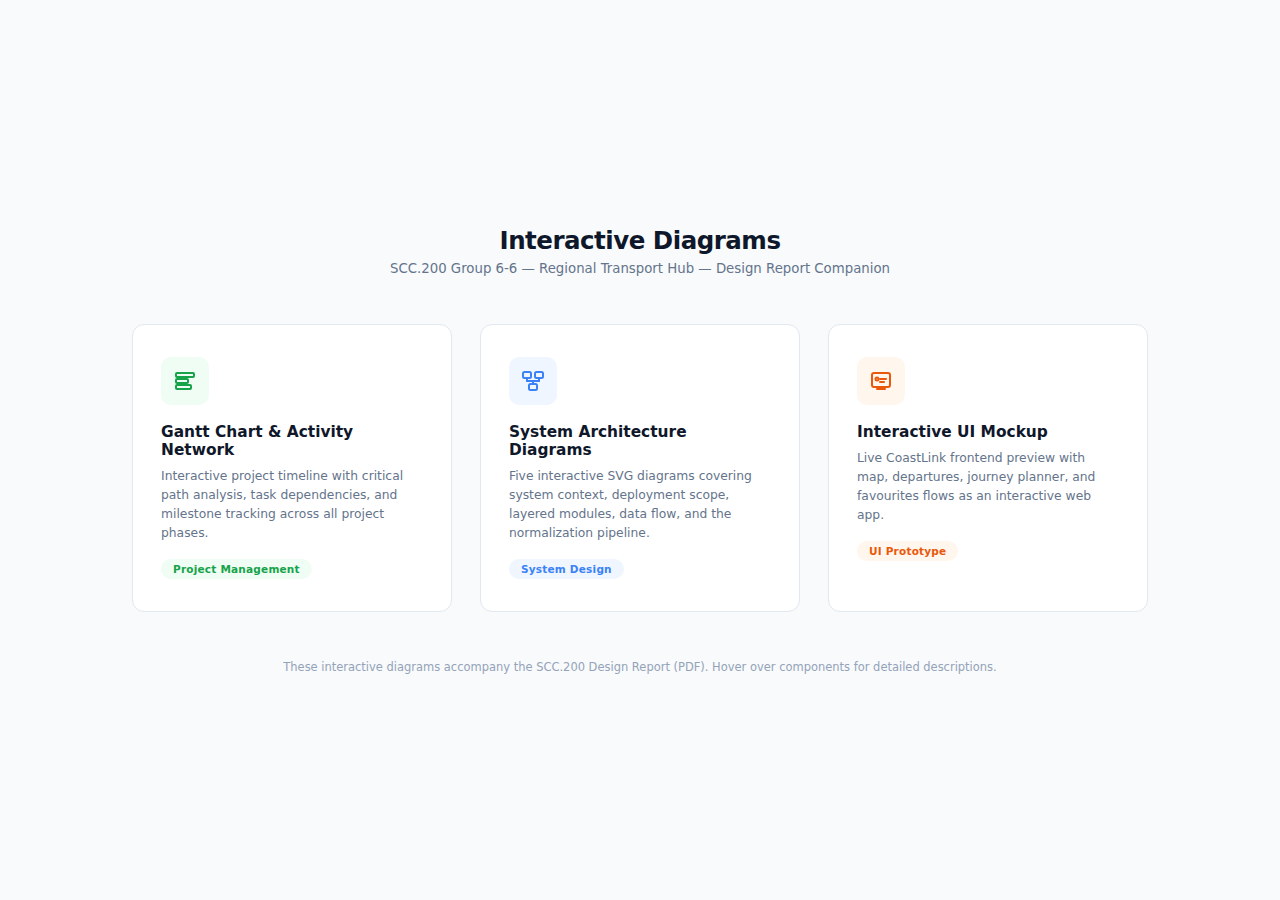
<file: index.html>
<!DOCTYPE html>
<html lang="en">
<head>
  <meta charset="UTF-8">
  <meta name="viewport" content="width=device-width, initial-scale=1.0">
  <title>SCC.200 Group 6-6 &ndash; Interactive Diagrams</title>
  <style>
    *, *::before, *::after { box-sizing: border-box; margin: 0; padding: 0; }
    html { font-size: 14px; }
    body {
      font-family: 'Segoe UI', system-ui, -apple-system, sans-serif;
      background: #F8FAFC;
      color: #1E293B;
      min-height: 100vh;
      display: flex;
      flex-direction: column;
      align-items: center;
      justify-content: center;
      padding: 48px 24px;
    }

    .page-header { text-align: center; margin-bottom: 48px; }
    .page-header h1 {
      font-size: 1.75rem; font-weight: 700; color: #0F172A; letter-spacing: -0.02em;
    }
    .page-header .subtitle {
      font-size: 0.95rem; color: #64748B; margin-top: 6px;
    }

    .cards { display: flex; gap: 28px; flex-wrap: wrap; justify-content: center; }

    .card {
      background: #FFFFFF;
      border: 1px solid #E2E8F0;
      border-radius: 12px;
      padding: 32px 28px;
      width: 320px;
      text-decoration: none;
      color: inherit;
      transition: border-color 0.2s, box-shadow 0.2s, transform 0.15s;
    }
    .card:hover {
      border-color: #3B82F6;
      box-shadow: 0 8px 24px rgba(59, 130, 246, 0.12);
      transform: translateY(-3px);
    }

    .card-icon {
      width: 48px; height: 48px; border-radius: 10px;
      display: flex; align-items: center; justify-content: center;
      margin-bottom: 18px; font-size: 22px;
    }

    .card h2 { font-size: 1.1rem; font-weight: 700; color: #0F172A; margin-bottom: 8px; }
    .card p { font-size: 0.88rem; color: #64748B; line-height: 1.55; }

    .card-tag {
      display: inline-block; margin-top: 16px; padding: 4px 12px;
      border-radius: 20px; font-size: 0.75rem; font-weight: 600; letter-spacing: 0.02em;
    }

    .footer {
      margin-top: 48px; font-size: 0.82rem; color: #94A3B8; text-align: center;
    }
  </style>
</head>
<body>

<div class="page-header">
  <h1>Interactive Diagrams</h1>
  <p class="subtitle">SCC.200 Group 6-6 &mdash; Regional Transport Hub &mdash; Design Report Companion</p>
</div>

<div class="cards">
  <a href="gantt-chart/" class="card">
    <div class="card-icon" style="background: #F0FDF4;">
      <svg width="24" height="24" fill="none" viewBox="0 0 24 24" stroke="#16A34A" stroke-width="2" stroke-linecap="round"><rect x="3" y="4" width="18" height="4" rx="1"/><rect x="3" y="10" width="12" height="4" rx="1"/><rect x="3" y="16" width="15" height="4" rx="1"/></svg>
    </div>
    <h2>Gantt Chart &amp; Activity Network</h2>
    <p>Interactive project timeline with critical path analysis, task dependencies, and milestone tracking across all project phases.</p>
    <span class="card-tag" style="background: #F0FDF4; color: #16A34A;">Project Management</span>
  </a>

  <a href="architecture-diagrams/" class="card">
    <div class="card-icon" style="background: #EFF6FF;">
      <svg width="24" height="24" fill="none" viewBox="0 0 24 24" stroke="#3B82F6" stroke-width="2" stroke-linecap="round"><rect x="2" y="3" width="8" height="6" rx="1.5"/><rect x="14" y="3" width="8" height="6" rx="1.5"/><rect x="8" y="15" width="8" height="6" rx="1.5"/><line x1="6" y1="9" x2="6" y2="12"/><line x1="18" y1="9" x2="18" y2="12"/><line x1="6" y1="12" x2="18" y2="12"/><line x1="12" y1="12" x2="12" y2="15"/></svg>
    </div>
    <h2>System Architecture Diagrams</h2>
    <p>Five interactive SVG diagrams covering system context, deployment scope, layered modules, data flow, and the normalization pipeline.</p>
    <span class="card-tag" style="background: #EFF6FF; color: #3B82F6;">System Design</span>
  </a>

  <a href="ui-mockup/" class="card">
    <div class="card-icon" style="background: #FFF7ED;">
      <svg width="24" height="24" fill="none" viewBox="0 0 24 24" stroke="#EA580C" stroke-width="2" stroke-linecap="round" stroke-linejoin="round"><rect x="3" y="4" width="18" height="14" rx="2"/><line x1="8" y1="20" x2="16" y2="20"/><line x1="12" y1="18" x2="12" y2="20"/><circle cx="8" cy="10" r="1.5"/><line x1="11" y1="10" x2="17" y2="10"/><line x1="11" y1="13" x2="15" y2="13"/></svg>
    </div>
    <h2>Interactive UI Mockup</h2>
    <p>Live CoastLink frontend preview with map, departures, journey planner, and favourites flows as an interactive web app.</p>
    <span class="card-tag" style="background: #FFF7ED; color: #EA580C;">UI Prototype</span>
  </a>
</div>

<p class="footer">These interactive diagrams accompany the SCC.200 Design Report (PDF). Hover over components for detailed descriptions.</p>

</body>
</html>
</file>
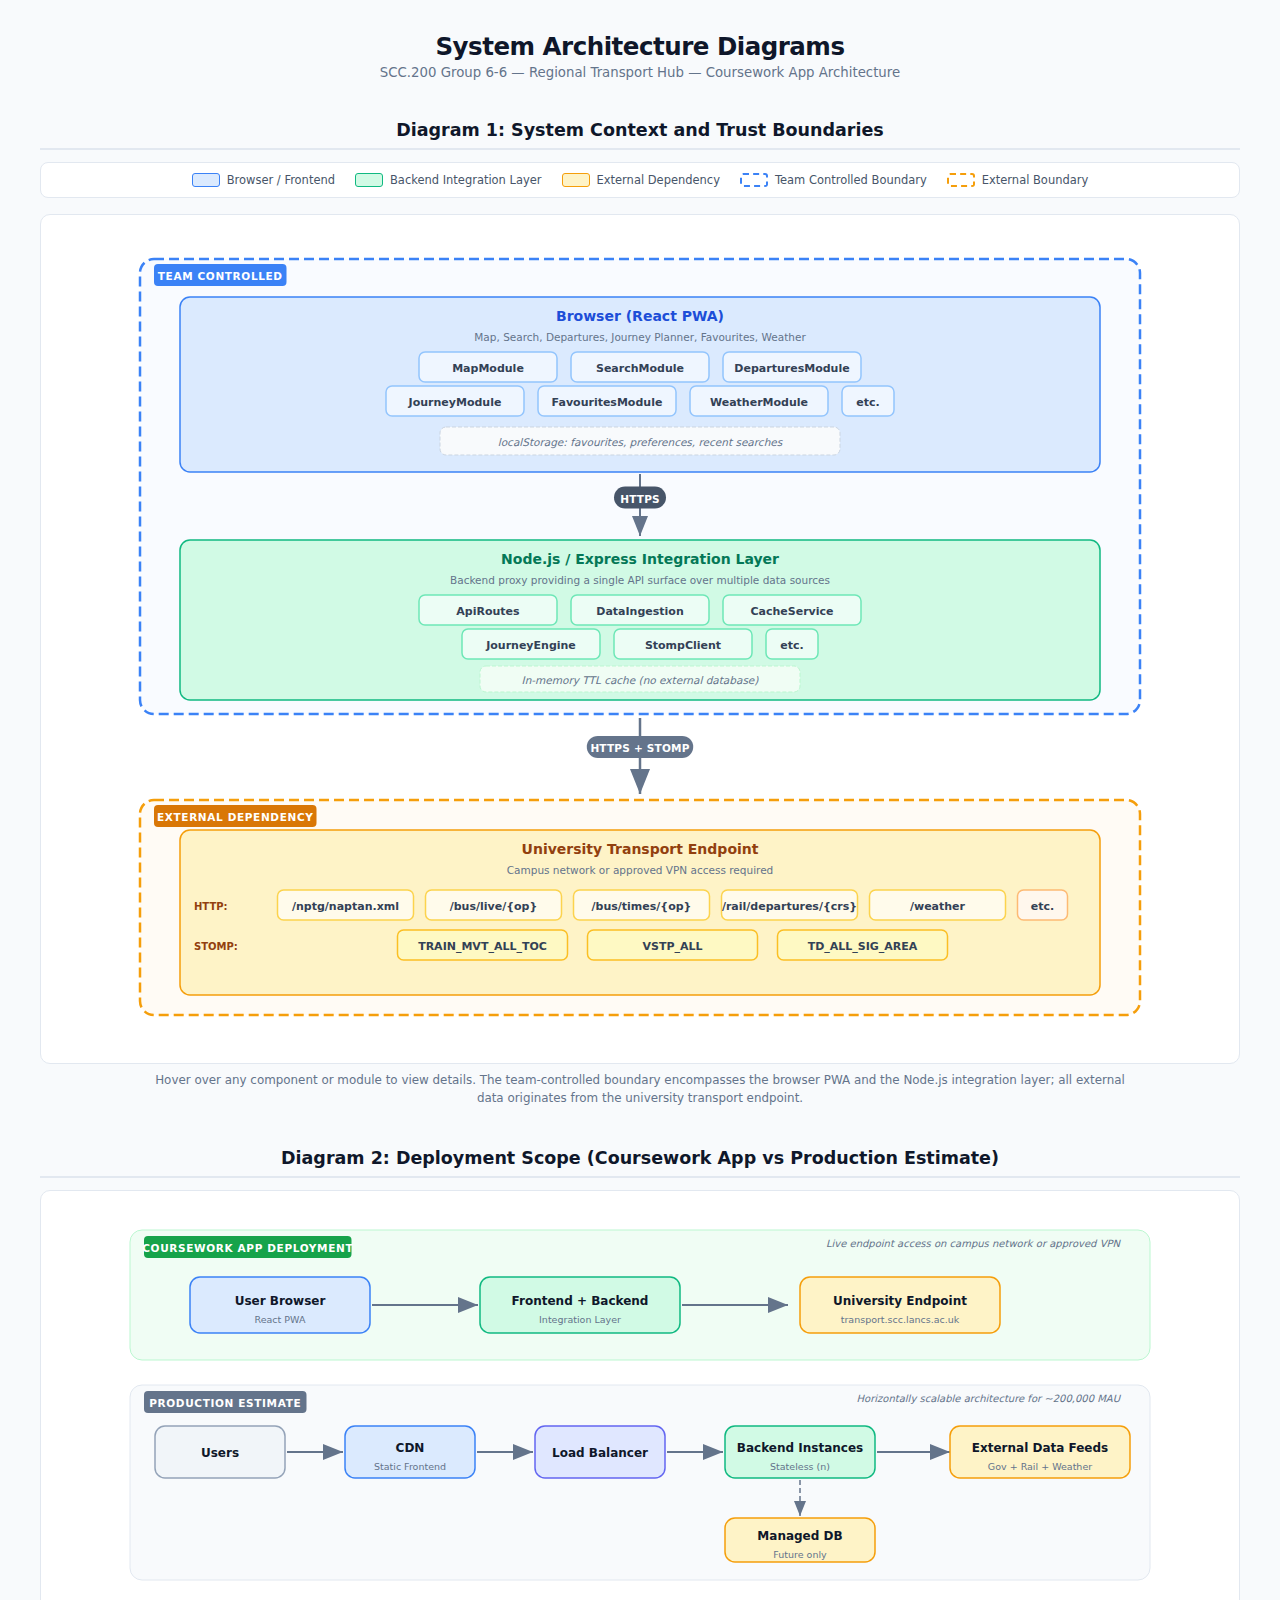
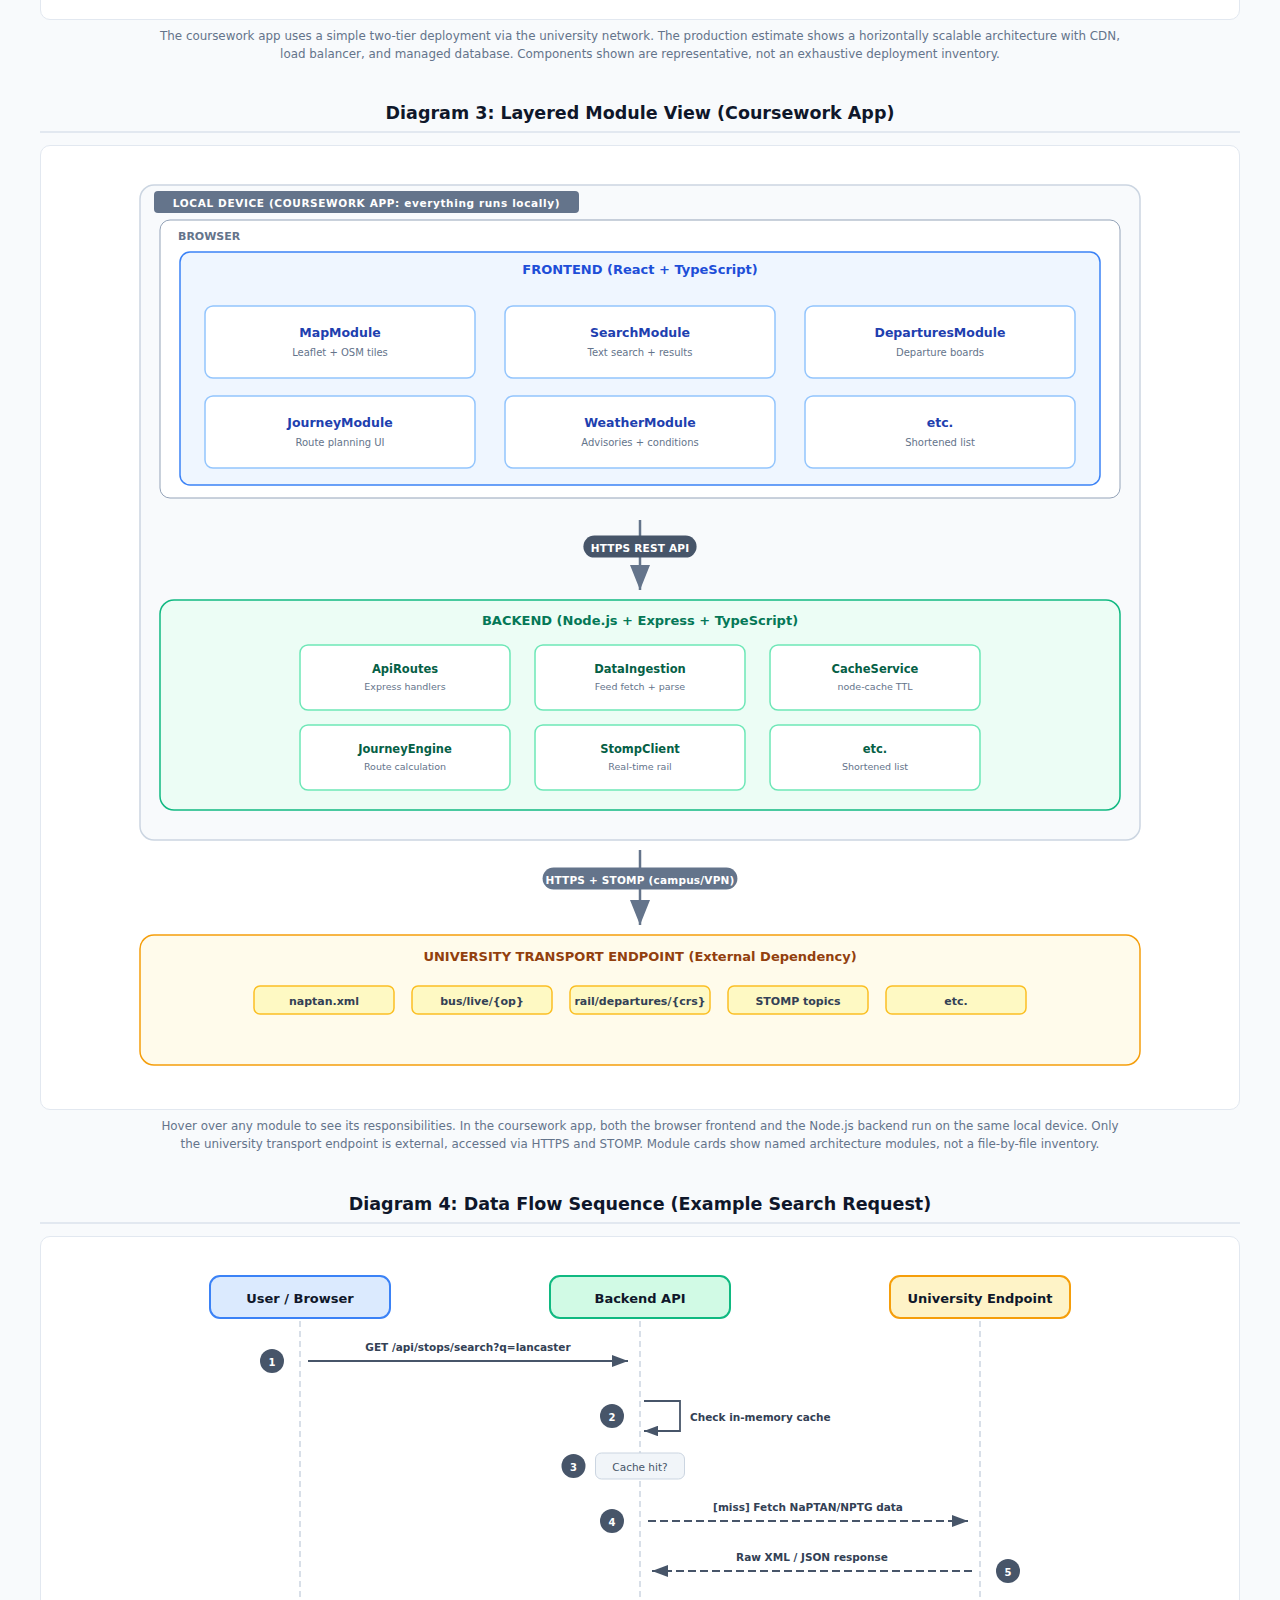
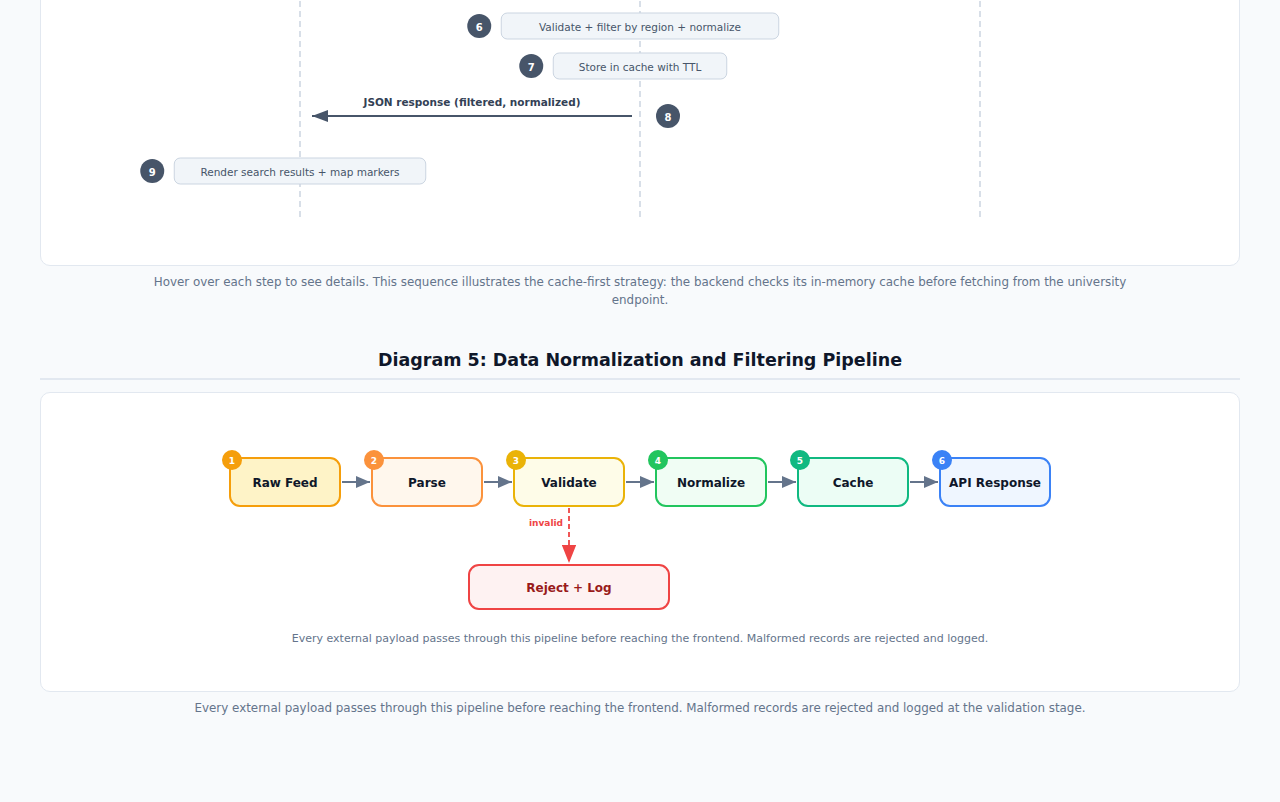
<file: architecture-diagrams/index.html>
<!DOCTYPE html>
<html lang="en">
<head>
  <meta charset="UTF-8">
  <meta name="viewport" content="width=1200">
  <title>SCC.200 Group 6-6 &ndash; System Architecture Diagrams</title>
  <style>
    /* ===== RESET & BASE ===== */
    *, *::before, *::after { box-sizing: border-box; margin: 0; padding: 0; }
    html { font-size: 14px; }
    body {
      font-family: 'Segoe UI', system-ui, -apple-system, sans-serif;
      background: #F8FAFC;
      color: #1E293B;
      padding: 32px 40px 60px;
      min-width: 1100px;
    }

    /* ===== HEADER ===== */
    .page-header { text-align: center; margin-bottom: 36px; }
    .page-header h1 {
      font-size: 1.75rem; font-weight: 700; color: #0F172A; letter-spacing: -0.02em;
    }
    .page-header .subtitle {
      font-size: 0.95rem; color: #64748B; margin-top: 4px;
    }

    /* ===== SECTION TITLE ===== */
    .section-title {
      font-size: 1.25rem; font-weight: 700; color: #0F172A;
      margin: 40px 0 12px; padding-bottom: 8px;
      border-bottom: 2px solid #E2E8F0;
      text-align: center;
    }
    .section-title:first-of-type { margin-top: 0; }

    /* ===== DIAGRAM CONTAINER ===== */
    .diagram-container {
      background: #FFFFFF;
      border: 1px solid #E2E8F0;
      border-radius: 10px;
      padding: 24px;
      overflow-x: auto;
      margin-bottom: 8px;
      display: flex;
      justify-content: center;
    }
    .diagram-container svg text {
      font-family: 'Segoe UI', system-ui, -apple-system, sans-serif;
    }

    /* ===== CAPTION ===== */
    .caption {
      font-size: 0.85rem;
      color: #64748B;
      margin: 0 auto 24px;
      max-width: 980px;
      line-height: 1.5;
      text-align: center;
    }

    /* ===== LEGEND ===== */
    .legend {
      display: flex;
      flex-wrap: wrap;
      justify-content: center;
      gap: 20px;
      margin: 0 auto 16px;
      padding: 10px 18px;
      background: #FFFFFF;
      border: 1px solid #E2E8F0;
      border-radius: 8px;
      font-size: 0.82rem;
      color: #475569;
    }
    .legend-item { display: flex; align-items: center; gap: 7px; }
    .legend-swatch {
      width: 28px; height: 14px; border-radius: 3px; flex-shrink: 0;
    }

    /* ===== TOOLTIP ===== */
    .tooltip {
      display: none;
      position: fixed;
      background: #0F172A;
      color: #F8FAFC;
      padding: 10px 14px;
      border-radius: 8px;
      font-size: 0.8rem;
      line-height: 1.55;
      z-index: 100;
      pointer-events: none;
      box-shadow: 0 4px 16px rgba(0,0,0,0.25);
      max-width: 360px;
    }
    .tooltip.visible { display: block; }
    .tooltip strong { color: #FCD34D; }
  </style>
</head>
<body>

<div class="page-header">
  <h1>System Architecture Diagrams</h1>
  <p class="subtitle">SCC.200 Group 6-6 &mdash; Regional Transport Hub &mdash; Coursework App Architecture</p>
</div>

<!-- ===== DIAGRAM 1 ===== -->
<div class="section-title">Diagram 1: System Context and Trust Boundaries</div>
<div class="legend">
  <div class="legend-item"><div class="legend-swatch" style="background:#DBEAFE;border:1.5px solid #3B82F6;"></div> Browser / Frontend</div>
  <div class="legend-item"><div class="legend-swatch" style="background:#D1FAE5;border:1.5px solid #10B981;"></div> Backend Integration Layer</div>
  <div class="legend-item"><div class="legend-swatch" style="background:#FEF3C7;border:1.5px solid #F59E0B;"></div> External Dependency</div>
  <div class="legend-item"><div class="legend-swatch" style="background:none;border:2px dashed #3B82F6;"></div> Team Controlled Boundary</div>
  <div class="legend-item"><div class="legend-swatch" style="background:none;border:2px dashed #F59E0B;"></div> External Boundary</div>
</div>
<div class="diagram-container"><svg id="d1"></svg></div>
<p class="caption">Hover over any component or module to view details. The team-controlled boundary encompasses the browser PWA and the Node.js integration layer; all external data originates from the university transport endpoint.</p>

<!-- ===== DIAGRAM 2 ===== -->
<div class="section-title">Diagram 2: Deployment Scope (Coursework App vs Production Estimate)</div>
<div class="diagram-container"><svg id="d2"></svg></div>
<p class="caption">The coursework app uses a simple two-tier deployment via the university network. The production estimate shows a horizontally scalable architecture with CDN, load balancer, and managed database. Components shown are representative, not an exhaustive deployment inventory.</p>

<!-- ===== DIAGRAM 3 ===== -->
<div class="section-title">Diagram 3: Layered Module View (Coursework App)</div>
<div class="diagram-container"><svg id="d3"></svg></div>
<p class="caption">Hover over any module to see its responsibilities. In the coursework app, both the browser frontend and the Node.js backend run on the same local device. Only the university transport endpoint is external, accessed via HTTPS and STOMP. Module cards show named architecture modules, not a file-by-file inventory.</p>

<!-- ===== DIAGRAM 4 ===== -->
<div class="section-title">Diagram 4: Data Flow Sequence (Example Search Request)</div>
<div class="diagram-container"><svg id="d4"></svg></div>
<p class="caption">Hover over each step to see details. This sequence illustrates the cache-first strategy: the backend checks its in-memory cache before fetching from the university endpoint.</p>

<!-- ===== DIAGRAM 5 ===== -->
<div class="section-title">Diagram 5: Data Normalization and Filtering Pipeline</div>
<div class="diagram-container"><svg id="d5"></svg></div>
<p class="caption">Every external payload passes through this pipeline before reaching the frontend. Malformed records are rejected and logged at the validation stage.</p>

<!-- ===== TOOLTIP ===== -->
<div class="tooltip" id="tooltip"></div>

<script>
(function() {
  'use strict';

  // ===== SVG HELPERS =====
  const NS = 'http://www.w3.org/2000/svg';

  function $(id) { return document.getElementById(id); }

  function s(tag, attrs) {
    const el = document.createElementNS(NS, tag);
    if (attrs) Object.entries(attrs).forEach(([k, v]) => {
      if (v !== undefined && v !== null) el.setAttribute(k, String(v));
    });
    return el;
  }

  function addDefs(svg) {
    const defs = s('defs');
    // Gray arrowhead
    const m1 = s('marker', { id: 'ag', markerWidth: 10, markerHeight: 8, refX: 10, refY: 4, orient: 'auto' });
    m1.appendChild(s('path', { d: 'M0 0 L10 4 L0 8z', fill: '#64748B' }));
    defs.appendChild(m1);
    // Blue arrowhead
    const m2 = s('marker', { id: 'ab', markerWidth: 10, markerHeight: 8, refX: 10, refY: 4, orient: 'auto' });
    m2.appendChild(s('path', { d: 'M0 0 L10 4 L0 8z', fill: '#3B82F6' }));
    defs.appendChild(m2);
    // Green arrowhead
    const m3 = s('marker', { id: 'ae', markerWidth: 10, markerHeight: 8, refX: 10, refY: 4, orient: 'auto' });
    m3.appendChild(s('path', { d: 'M0 0 L10 4 L0 8z', fill: '#10B981' }));
    defs.appendChild(m3);
    // Amber arrowhead
    const m4 = s('marker', { id: 'aa', markerWidth: 10, markerHeight: 8, refX: 10, refY: 4, orient: 'auto' });
    m4.appendChild(s('path', { d: 'M0 0 L10 4 L0 8z', fill: '#F59E0B' }));
    defs.appendChild(m4);
    // Red arrowhead
    const m5 = s('marker', { id: 'ar', markerWidth: 10, markerHeight: 8, refX: 10, refY: 4, orient: 'auto' });
    m5.appendChild(s('path', { d: 'M0 0 L10 4 L0 8z', fill: '#EF4444' }));
    defs.appendChild(m5);
    // Small gray arrowhead (for pipeline)
    const m7 = s('marker', { id: 'ags', markerWidth: 7, markerHeight: 6, refX: 7, refY: 3, orient: 'auto' });
    m7.appendChild(s('path', { d: 'M0 0 L7 3 L0 6z', fill: '#64748B' }));
    defs.appendChild(m7);
    // Slate arrowhead (for sequence)
    const m6 = s('marker', { id: 'as', markerWidth: 8, markerHeight: 6, refX: 8, refY: 3, orient: 'auto' });
    m6.appendChild(s('path', { d: 'M0 0 L8 3 L0 6z', fill: '#475569' }));
    defs.appendChild(m6);
    // Drop shadow filter
    const f = s('filter', { id: 'ds', x: '-5%', y: '-5%', width: '110%', height: '120%' });
    const shadow = s('feDropShadow', { dx: 0, dy: 2, stdDeviation: 3, 'flood-color': 'rgba(0,0,0,0.12)' });
    f.appendChild(shadow);
    defs.appendChild(f);
    svg.appendChild(defs);
  }

  // Tooltip
  const tip = $('tooltip');
  function showTip(e, html) {
    tip.innerHTML = html;
    tip.classList.add('visible');
    moveTip(e);
  }
  function moveTip(e) {
    const pad = 16;
    let x = e.clientX + pad, y = e.clientY + pad;
    const tw = tip.offsetWidth, th = tip.offsetHeight;
    if (x + tw > window.innerWidth - 10) x = e.clientX - tw - pad;
    if (y + th > window.innerHeight - 10) y = e.clientY - th - pad;
    tip.style.left = x + 'px';
    tip.style.top = y + 'px';
  }
  function hideTip() { tip.classList.remove('visible'); }

  // Interactive chip
  function chip(parent, cx, cy, w, h, label, fill, stroke, tipHtml) {
    const g = s('g', { cursor: 'pointer' });
    const r = s('rect', { x: cx - w/2, y: cy - h/2, width: w, height: h, rx: 6, fill: fill, stroke: stroke, 'stroke-width': 1.5 });
    const t = s('text', { x: cx, y: cy + 1, 'text-anchor': 'middle', 'dominant-baseline': 'central', 'font-size': 11, 'font-weight': 600, fill: '#334155' });
    t.textContent = label;
    g.appendChild(r);
    g.appendChild(t);
    g.addEventListener('mouseenter', e => {
      r.setAttribute('stroke-width', '2.5');
      r.setAttribute('filter', 'url(#ds)');
      showTip(e, tipHtml);
    });
    g.addEventListener('mousemove', moveTip);
    g.addEventListener('mouseleave', () => {
      r.setAttribute('stroke-width', '1.5');
      r.removeAttribute('filter');
      hideTip();
    });
    parent.appendChild(g);
    return g;
  }

  // Protocol badge on arrow
  function badge(parent, cx, cy, label, bg) {
    const g = s('g');
    const w = label.length * 6.8 + 18;
    g.appendChild(s('rect', { x: cx - w/2, y: cy - 11, width: w, height: 22, rx: 11, fill: bg || '#475569' }));
    const t = s('text', { x: cx, y: cy + 1, 'text-anchor': 'middle', 'dominant-baseline': 'central', 'font-size': 10.5, 'font-weight': 700, fill: '#FFFFFF', 'letter-spacing': '0.02em' });
    t.textContent = label;
    g.appendChild(t);
    parent.appendChild(g);
    return g;
  }

  // Zone label
  function zoneLabel(parent, x, y, label, color) {
    const g = s('g');
    const w = label.length * 7.5 + 20;
    g.appendChild(s('rect', { x: x, y: y - 11, width: w, height: 22, rx: 4, fill: color }));
    const t = s('text', { x: x + w/2, y: y + 1, 'text-anchor': 'middle', 'dominant-baseline': 'central', 'font-size': 10.5, 'font-weight': 700, fill: '#FFFFFF', 'letter-spacing': '0.06em' });
    t.textContent = label;
    g.appendChild(t);
    parent.appendChild(g);
  }

  // Section subtitle in SVG
  function sectionText(parent, x, y, label, size, color, weight) {
    const t = s('text', { x: x, y: y, 'font-size': size || 13, 'font-weight': weight || 700, fill: color || '#0F172A' });
    t.textContent = label;
    parent.appendChild(t);
    return t;
  }

  // ================================================================
  // DIAGRAM 1: SYSTEM CONTEXT AND TRUST BOUNDARIES
  // ================================================================
  (function renderDiagram1() {
    const svg = $('d1');
    const W = 1060, H = 800;
    svg.setAttribute('width', W);
    svg.setAttribute('height', H);
    svg.setAttribute('viewBox', `0 0 ${W} ${H}`);
    addDefs(svg);

    const ZX = 30, ZW = W - 60;

    // ---- Team Controlled Zone ----
    svg.appendChild(s('rect', {
      x: ZX, y: 20, width: ZW, height: 455, rx: 14,
      fill: 'rgba(59,130,246,0.03)', stroke: '#3B82F6',
      'stroke-width': 2.5, 'stroke-dasharray': '10,5'
    }));
    zoneLabel(svg, ZX + 14, 36, 'TEAM CONTROLLED', '#3B82F6');

    // Browser box
    const bx = 70, by = 58, bw = ZW - 80, bh = 175;
    svg.appendChild(s('rect', { x: bx, y: by, width: bw, height: bh, rx: 10, fill: '#DBEAFE', stroke: '#3B82F6', 'stroke-width': 1.5 }));
    sectionText(svg, bx + bw/2, by + 24, 'Browser (React PWA)', 14, '#1D4ED8', 700).setAttribute('text-anchor', 'middle');

    // Browser features subtitle
    const ft = s('text', { x: bx + bw/2, y: by + 44, 'text-anchor': 'middle', 'font-size': 10.5, fill: '#64748B' });
    ft.textContent = 'Map, Search, Departures, Journey Planner, Favourites, Weather';
    svg.appendChild(ft);

    const shortEtcTip = 'This is not the full list. This is a shortened version for the diagram.';

    // Frontend module chips (split into two rows for readability)
    const fMods = [
      { label: 'MapModule', tip: '<strong>MapModule</strong><br>Interactive Leaflet map with OpenStreetMap tiles. Displays bus stops, rail stations, and live vehicle positions. Region-restricted to Preston-Lancaster-Blackpool-Fylde-Wyre.' },
      { label: 'SearchModule', tip: '<strong>SearchModule</strong><br>Text search for stops/stations using NaPTAN/NPTG data. Results shown on map with markers and in a selectable list. Returns results within 2 seconds.' },
      { label: 'DeparturesModule', tip: '<strong>DeparturesModule</strong><br>Departure boards showing next 5+ departures with scheduled times, live status (on time/delayed/cancelled), operator, and platform (rail) or route number (bus).' },
      { label: 'JourneyModule', tip: '<strong>JourneyModule</strong><br>Journey planner interface supporting A-to-B and multi-stop routes. Displays step-by-step legs, transfer points, total duration, and alternative routes.' },
      { label: 'FavouritesModule', tip: '<strong>FavouritesModule</strong><br>Save/remove favourite stops using browser localStorage. Data persists across sessions without authentication or server-side storage.' },
      { label: 'WeatherModule', tip: '<strong>WeatherModule</strong><br>Current weather conditions and derived transport-impact advisories from configurable thresholds (high winds, heavy rain, snow). Shown as prominent banner.' },
    ];
    const chipW = 138, chipH = 30, chipGap = 14, moduleEtcW = 52;
    const fRows = [
      [fMods[0], fMods[1], fMods[2]],
      [fMods[3], fMods[4], fMods[5], { label: 'etc.', tip: shortEtcTip, isEtc: true }]
    ];
    const fRowStartY = by + 70, fRowGap = 34;
    fRows.forEach((row, rowIndex) => {
      const rowWidth = row.reduce((acc, item, idx) => {
        const itemWidth = item.isEtc ? moduleEtcW : chipW;
        return acc + itemWidth + (idx < row.length - 1 ? chipGap : 0);
      }, 0);
      let rowX = bx + (bw - rowWidth) / 2;
      const rowY = fRowStartY + rowIndex * fRowGap;
      row.forEach(item => {
        const itemWidth = item.isEtc ? moduleEtcW : chipW;
        chip(svg, rowX + itemWidth / 2, rowY, itemWidth, chipH, item.label, '#EFF6FF', '#93C5FD', item.tip);
        rowX += itemWidth + chipGap;
      });
    });

    // localStorage note
    const lsG = s('g', { cursor: 'pointer' });
    const lsW = 400, lsH = 28;
    lsG.appendChild(s('rect', { x: bx + bw/2 - lsW/2, y: by + 130, width: lsW, height: lsH, rx: 6, fill: '#F8FAFC', stroke: '#CBD5E1', 'stroke-width': 1, 'stroke-dasharray': '4,2' }));
    const lsT = s('text', { x: bx + bw/2, y: by + 144 + 1, 'text-anchor': 'middle', 'dominant-baseline': 'central', 'font-size': 10.5, fill: '#64748B', 'font-style': 'italic' });
    lsT.textContent = 'localStorage: favourites, preferences, recent searches';
    lsG.appendChild(lsT);
    lsG.addEventListener('mouseenter', e => showTip(e, '<strong>Browser localStorage</strong><br>User-specific data stored entirely in the browser. Never transmitted to any server. Cleared when user clears browser data. No authentication required.'));
    lsG.addEventListener('mousemove', moveTip);
    lsG.addEventListener('mouseleave', hideTip);
    svg.appendChild(lsG);

    // HTTPS arrow (browser -> backend)
    const arrowX = bx + bw / 2;
    const arrowY1 = by + bh + 2;
    const arrowY2 = by + bh + 64;
    svg.appendChild(s('line', { x1: arrowX, y1: arrowY1, x2: arrowX, y2: arrowY2, stroke: '#64748B', 'stroke-width': 2, 'marker-end': 'url(#ag)' }));
    badge(svg, arrowX, arrowY1 + (arrowY2 - arrowY1) * 0.38, 'HTTPS', '#475569');

    // Backend box
    const bkx = 70, bky = by + bh + 68, bkw = bw, bkh = 160;
    svg.appendChild(s('rect', { x: bkx, y: bky, width: bkw, height: bkh, rx: 10, fill: '#D1FAE5', stroke: '#10B981', 'stroke-width': 1.5 }));
    sectionText(svg, bkx + bkw/2, bky + 24, 'Node.js / Express Integration Layer', 14, '#047857', 700).setAttribute('text-anchor', 'middle');

    const bkSub = s('text', { x: bkx + bkw/2, y: bky + 44, 'text-anchor': 'middle', 'font-size': 10.5, fill: '#64748B' });
    bkSub.textContent = 'Backend proxy providing a single API surface over multiple data sources';
    svg.appendChild(bkSub);

    // Backend module chips
    const bMods = [
      { label: 'ApiRoutes', tip: '<strong>ApiRoutes</strong><br>Express HTTP handlers with request validation, error formatting, and consistent JSON responses. Single API surface for all frontend requests.' },
      { label: 'DataIngestion', tip: '<strong>DataIngestion</strong><br>Fetches and parses data from university endpoints: NaPTAN XML, bus live XML, bus times JSON (with linked timetable XML), rail departures, and weather JSON.' },
      { label: 'CacheService', tip: '<strong>CacheService</strong><br>In-memory cache using node-cache with TTL expiry.<br>Stops: 24h | Bus positions: 30s<br>Rail departures: 60s | Weather: 5min' },
      { label: 'JourneyEngine', tip: '<strong>JourneyEngine</strong><br>Route calculation using modified Dijkstra with weighted cost for travel time, waiting time, transfer penalty, and hub preference scoring.' },
      { label: 'StompClient', tip: '<strong>StompClient</strong><br>Persistent STOMP connection to transport.scc.lancs.ac.uk:61613. Subscribes to TRAIN_MVT_ALL_TOC, VSTP_ALL, and TD_ALL_SIG_AREA topics for real-time rail data.' },
    ];
    const bRows = [
      [bMods[0], bMods[1], bMods[2]],
      [bMods[3], bMods[4], { label: 'etc.', tip: shortEtcTip, isEtc: true }]
    ];
    const bRowStartY = bky + 70, bRowGap = 34;
    bRows.forEach((row, rowIndex) => {
      const rowWidth = row.reduce((acc, item, idx) => {
        const itemWidth = item.isEtc ? moduleEtcW : chipW;
        return acc + itemWidth + (idx < row.length - 1 ? chipGap : 0);
      }, 0);
      let rowX = bkx + (bkw - rowWidth) / 2;
      const rowY = bRowStartY + rowIndex * bRowGap;
      row.forEach(item => {
        const itemWidth = item.isEtc ? moduleEtcW : chipW;
        chip(svg, rowX + itemWidth / 2, rowY, itemWidth, chipH, item.label, '#ECFDF5', '#6EE7B7', item.tip);
        rowX += itemWidth + chipGap;
      });
    });

    // Backend note
    const bnG = s('g', { cursor: 'pointer' });
    const bnW = 320, bnH = 26;
    bnG.appendChild(s('rect', { x: bkx + bkw/2 - bnW/2, y: bky + 126, width: bnW, height: bnH, rx: 6, fill: '#F0FDF4', stroke: '#BBF7D0', 'stroke-width': 1, 'stroke-dasharray': '4,2' }));
    const bnT = s('text', { x: bkx + bkw/2, y: bky + 139 + 1, 'text-anchor': 'middle', 'dominant-baseline': 'central', 'font-size': 10.5, fill: '#64748B', 'font-style': 'italic' });
    bnT.textContent = 'In-memory TTL cache (no external database)';
    bnG.appendChild(bnT);
    bnG.addEventListener('mouseenter', e => showTip(e, '<strong>In-memory Cache</strong><br>All cached data lives in the Node.js process memory using node-cache. No external database is required for the coursework app. Data is refreshed based on TTL expiry per entity type.'));
    bnG.addEventListener('mousemove', moveTip);
    bnG.addEventListener('mouseleave', hideTip);
    svg.appendChild(bnG);

    // ---- Arrow between zones ----
    const zArrowY1 = 479;
    const zArrowY2 = 555;
    svg.appendChild(s('line', { x1: arrowX, y1: zArrowY1, x2: arrowX, y2: zArrowY2, stroke: '#64748B', 'stroke-width': 2.5, 'marker-end': 'url(#ag)' }));
    badge(svg, arrowX, zArrowY1 + (zArrowY2 - zArrowY1) * 0.38, 'HTTPS + STOMP', '#64748B');

    // ---- External Dependency Zone ----
    svg.appendChild(s('rect', {
      x: ZX, y: 561, width: ZW, height: 215, rx: 14,
      fill: 'rgba(245,158,11,0.04)', stroke: '#F59E0B',
      'stroke-width': 2.5, 'stroke-dasharray': '10,5'
    }));
    zoneLabel(svg, ZX + 14, 577, 'EXTERNAL DEPENDENCY', '#D97706');

    // Endpoint box
    const ex = 70, ey = 591, ew = bw, eh = 165;
    svg.appendChild(s('rect', { x: ex, y: ey, width: ew, height: eh, rx: 10, fill: '#FEF3C7', stroke: '#F59E0B', 'stroke-width': 1.5 }));
    sectionText(svg, ex + ew/2, ey + 24, 'University Transport Endpoint', 14, '#92400E', 700).setAttribute('text-anchor', 'middle');
    const eSub = s('text', { x: ex + ew/2, y: ey + 44, 'text-anchor': 'middle', 'font-size': 10.5, fill: '#64748B' });
    eSub.textContent = 'Campus network or approved VPN access required';
    svg.appendChild(eSub);

    // HTTP endpoint chips
    const eMods = [
      { label: '/nptg/naptan.xml', tip: '<strong>/nptg/naptan.xml</strong><br>National Public Transport Access Node database (Lancashire). Contains stop/station locations, types, ATCO codes, and coordinates. ~17MB, rarely changes.' },
      { label: '/bus/live/{op}', tip: '<strong>/bus/live/{operator}</strong><br>Real-time GPS tracking data by National Operator Code (ARCT, BLAC, KLCO, SCCU, SCMY, NUTT). Updates every few seconds.' },
      { label: '/bus/times/{op}', tip: '<strong>/bus/times/{operator}</strong><br>Route and timetable information by operator. Includes links to timetable data files. Updated periodically.' },
      { label: '/rail/departures/{crs}', tip: '<strong>/rail/departures/{crs}</strong><br>Rail departure board data by 3-letter CRS code (e.g., LAN = Lancaster, PRE = Preston). Shows upcoming departures with live status.' },
      { label: '/weather', tip: '<strong>/weather?lat={lat}&amp;lon={lon}</strong><br>Current weather conditions for latitude/longitude. Data binned into geographic areas due to API rate limits. Updates every few minutes.' },
    ];
    const eChipW = 136, eGap = 12;
    const etcW = 50;
    const eLabelSpace = 65; // room for "HTTP:" / "STOMP:" labels on the left
    const eTotalW = eMods.length * eChipW + eMods.length * eGap + etcW;
    const eStartX = (ex + eLabelSpace) + ((ew - eLabelSpace) - eTotalW) / 2 + eChipW / 2;
    const eChipY = ey + 75;
    eMods.forEach((m, i) => {
      chip(svg, eStartX + i * (eChipW + eGap), eChipY, eChipW, chipH, m.label, '#FFFBEB', '#FCD34D', m.tip);
    });

    // "etc." chip — indicates more endpoints exist
    const etcCx = eStartX + (eMods.length - 1) * (eChipW + eGap) + eChipW / 2 + eGap + etcW / 2;
    chip(svg, etcCx, eChipY, etcW, chipH, 'etc.', '#FFF7ED', '#FDBA74', shortEtcTip);

    // STOMP topic chips
    const sMods = [
      { label: 'TRAIN_MVT_ALL_TOC', tip: '<strong>STOMP: TRAIN_MVT_ALL_TOC</strong><br>TRUST train movement feed. ~30 messages/min. Includes activation, movement, cancellation, reinstatement, and change messages for all Train Operating Companies.' },
      { label: 'VSTP_ALL', tip: '<strong>STOMP: VSTP_ALL</strong><br>Very Short-Term Planning feed. Timetable amendments within 48 hours of a train running: cancellations, additional services, route changes.' },
      { label: 'TD_ALL_SIG_AREA', tip: '<strong>STOMP: TD_ALL_SIG_AREA</strong><br>Train Describer feed. ~230 messages/min. C-Class berth movement and S-Class signalling state messages for detailed train tracking.' },
    ];
    const sChipW = 170, sGap = 20;
    const sTotalW = sMods.length * sChipW + (sMods.length - 1) * sGap;
    const sStartX = (ex + eLabelSpace) + ((ew - eLabelSpace) - sTotalW) / 2 + sChipW / 2;
    const sChipY = ey + 115;

    // STOMP label
    const stompLbl = s('text', { x: ex + 14, y: sChipY + 1, 'dominant-baseline': 'central', 'font-size': 10, 'font-weight': 600, fill: '#92400E' });
    stompLbl.textContent = 'STOMP:';
    svg.appendChild(stompLbl);

    sMods.forEach((m, i) => {
      chip(svg, sStartX + i * (sChipW + sGap), sChipY, sChipW, chipH, m.label, '#FEF9C3', '#FBBF24', m.tip);
    });

    // HTTP label
    const httpLbl = s('text', { x: ex + 14, y: eChipY + 1, 'dominant-baseline': 'central', 'font-size': 10, 'font-weight': 600, fill: '#92400E' });
    httpLbl.textContent = 'HTTP:';
    svg.appendChild(httpLbl);
  })();

  // ================================================================
  // DIAGRAM 2: DEPLOYMENT SCOPE
  // ================================================================
  (function renderDiagram2() {
    const svg = $('d2');
    const W = 1060, H = 380;
    svg.setAttribute('width', W);
    svg.setAttribute('height', H);
    svg.setAttribute('viewBox', `0 0 ${W} ${H}`);
    addDefs(svg);

    function deployBox(parent, cx, cy, w, h, label, sublabel, fill, stroke, tipHtml) {
      const g = s('g', { cursor: 'pointer' });
      g.appendChild(s('rect', { x: cx - w/2, y: cy - h/2, width: w, height: h, rx: 10, fill: fill, stroke: stroke, 'stroke-width': 1.5 }));
      const t = s('text', { x: cx, y: sublabel ? cy - 4 : cy + 1, 'text-anchor': 'middle', 'dominant-baseline': 'central', 'font-size': 12, 'font-weight': 700, fill: '#0F172A' });
      t.textContent = label;
      g.appendChild(t);
      if (sublabel) {
        const st = s('text', { x: cx, y: cy + 14, 'text-anchor': 'middle', 'dominant-baseline': 'central', 'font-size': 9.5, fill: '#64748B' });
        st.textContent = sublabel;
        g.appendChild(st);
      }
      if (tipHtml) {
        g.addEventListener('mouseenter', e => showTip(e, tipHtml));
        g.addEventListener('mousemove', moveTip);
        g.addEventListener('mouseleave', hideTip);
      }
      parent.appendChild(g);
      return g;
    }

    function hArrow(parent, x1, x2, y, marker) {
      parent.appendChild(s('line', { x1: x1, y1: y, x2: x2, y2: y, stroke: '#64748B', 'stroke-width': 2, 'marker-end': marker || 'url(#ag)' }));
    }

    // Coursework app section background
    svg.appendChild(s('rect', { x: 20, y: 15, width: W - 40, height: 130, rx: 12, fill: '#F0FDF4', stroke: '#BBF7D0', 'stroke-width': 1 }));
    zoneLabel(svg, 34, 32, 'COURSEWORK APP DEPLOYMENT', '#16A34A');

    // Coursework app note
    const cwNote = s('text', { x: W - 50, y: 32, 'text-anchor': 'end', 'font-size': 10, fill: '#64748B', 'font-style': 'italic' });
    cwNote.textContent = 'Live endpoint access on campus network or approved VPN';
    svg.appendChild(cwNote);

    const cwY = 90;
    deployBox(svg, 170, cwY, 180, 56, 'User Browser', 'React PWA', '#DBEAFE', '#3B82F6',
      '<strong>User Browser</strong><br>React Progressive Web App running in the user\'s browser. Handles all UI rendering, local storage, and API calls to the backend.');
    hArrow(svg, 262, 368, cwY);
    deployBox(svg, 470, cwY, 200, 56, 'Frontend + Backend', 'Integration Layer', '#D1FAE5', '#10B981',
      '<strong>Frontend + Backend Integration Layer</strong><br>Single-server deployment running both the static frontend and the Express backend proxy. Serves the PWA assets and handles all API routing.');
    hArrow(svg, 572, 678, cwY);
    deployBox(svg, 790, cwY, 200, 56, 'University Endpoint', 'transport.scc.lancs.ac.uk', '#FEF3C7', '#F59E0B',
      '<strong>University Transport Endpoint</strong><br>External data source providing NaPTAN, bus, rail, weather feeds and STOMP real-time topics. Hosted on campus infrastructure.');

    // Production section background
    svg.appendChild(s('rect', { x: 20, y: 170, width: W - 40, height: 195, rx: 12, fill: '#F8FAFC', stroke: '#E2E8F0', 'stroke-width': 1 }));
    zoneLabel(svg, 34, 187, 'PRODUCTION ESTIMATE', '#64748B');

    const prodNote = s('text', { x: W - 50, y: 187, 'text-anchor': 'end', 'font-size': 10, fill: '#64748B', 'font-style': 'italic' });
    prodNote.textContent = 'Horizontally scalable architecture for ~200,000 MAU';
    svg.appendChild(prodNote);

    const prodY = 237;
    deployBox(svg, 110, prodY, 130, 52, 'Users', '', '#F1F5F9', '#94A3B8',
      '<strong>Users</strong><br>~200,000 monthly active users across the Preston-Lancaster-Blackpool-Fylde-Wyre region.');
    hArrow(svg, 177, 233, prodY);
    deployBox(svg, 300, prodY, 130, 52, 'CDN', 'Static Frontend', '#DBEAFE', '#3B82F6',
      '<strong>CDN / Static Frontend Hosting</strong><br>Frontend assets served via Content Delivery Network for low-latency global distribution. Handles all static file delivery.');
    hArrow(svg, 367, 423, prodY);
    deployBox(svg, 490, prodY, 130, 52, 'Load Balancer', '', '#E0E7FF', '#6366F1',
      '<strong>Load Balancer</strong><br>Distributes incoming API requests across multiple backend instances. Enables horizontal scaling without code changes.');
    hArrow(svg, 557, 613, prodY);
    deployBox(svg, 690, prodY, 150, 52, 'Backend Instances', 'Stateless (n)', '#D1FAE5', '#10B981',
      '<strong>Stateless Backend Instances</strong><br>Multiple Node.js/Express instances running in parallel. Each instance maintains its own in-memory cache. No shared state required for coursework app feature set.');

    // Branch to database (directly below Backend Instances)
    const dbX = 690, dbY = 325;
    svg.appendChild(s('line', { x1: dbX, y1: prodY + 28, x2: dbX, y2: dbY - 24, stroke: '#64748B', 'stroke-width': 1.5, 'stroke-dasharray': '5,3', 'marker-end': 'url(#ag)' }));
    deployBox(svg, dbX, dbY, 150, 44, 'Managed DB', 'Future only', '#FEF3C7', '#F59E0B',
      '<strong>Managed Database</strong><br>Optional production-only component for persistent data storage. Not required for the coursework app, which uses in-memory caching exclusively.');

    // Ext endpoint in production
    hArrow(svg, 767, 840, prodY);
    deployBox(svg, 930, prodY, 180, 52, 'External Data Feeds', 'Gov + Rail + Weather', '#FEF3C7', '#F59E0B',
      '<strong>External Data Feeds</strong><br>In production, data would be fetched from official government, rail operator, and weather APIs rather than the university proxy endpoint.');
  })();

  // ================================================================
  // DIAGRAM 3: LAYERED MODULE VIEW (COURSEWORK APP)
  // ================================================================
  (function renderDiagram3() {
    const svg = $('d3');
    const W = 1060, H = 915;
    svg.setAttribute('width', W);
    svg.setAttribute('height', H);
    svg.setAttribute('viewBox', `0 0 ${W} ${H}`);
    addDefs(svg);

    const LX = 30, LW = W - 60;

    // ---- LAYER 1: LOCAL DEVICE (encompasses both frontend and backend in coursework app) ----
    // Outer device rect
    svg.appendChild(s('rect', { x: LX, y: 15, width: LW, height: 655, rx: 14, fill: '#F8FAFC', stroke: '#CBD5E1', 'stroke-width': 1.5 }));
    zoneLabel(svg, LX + 14, 32, 'LOCAL DEVICE (COURSEWORK APP: everything runs locally)', '#64748B');

    // Browser rect
    svg.appendChild(s('rect', { x: LX + 20, y: 50, width: LW - 40, height: 278, rx: 10, fill: '#FFFFFF', stroke: '#94A3B8', 'stroke-width': 1 }));
    sectionText(svg, LX + 38, 70, 'BROWSER', 11, '#64748B', 600);

    // Frontend framework rect
    svg.appendChild(s('rect', { x: LX + 40, y: 82, width: LW - 80, height: 233, rx: 10, fill: '#EFF6FF', stroke: '#3B82F6', 'stroke-width': 1.5 }));
    sectionText(svg, W / 2, 104, 'FRONTEND (React + TypeScript)', 13, '#1D4ED8', 700).setAttribute('text-anchor', 'middle');

    const shortListTip = 'This is not the full list. This is a shortened version for the diagram.';

    // Module cards (2 rows of 3)
    const modules3 = [
      [
        { label: 'MapModule', sub: 'Leaflet + OSM tiles', tip: '<strong>MapModule</strong><br>Interactive Leaflet map with OpenStreetMap tiles. Renders bus stops, rail stations, live vehicle markers, and route overlays. Region-restricted to project area with zoom/pan boundaries.' },
        { label: 'SearchModule', sub: 'Text search + results', tip: '<strong>SearchModule</strong><br>Text input search for stops and stations. Results rendered on map with markers and in a selectable list panel. Queries the backend /api/stops/search endpoint.' },
        { label: 'DeparturesModule', sub: 'Departure boards', tip: '<strong>DeparturesModule</strong><br>Displays next 5+ departures for a selected stop/station. Shows scheduled times, live status, operator, platform (rail) or route number (bus). Auto-refreshes at configurable intervals.' },
      ],
      [
        { label: 'JourneyModule', sub: 'Route planning UI', tip: '<strong>JourneyModule</strong><br>Journey planning interface with origin, destination, and optional intermediate stops. Displays primary and alternative routes with step-by-step leg instructions and transfer points.' },
        { label: 'WeatherModule', sub: 'Advisories + conditions', tip: '<strong>WeatherModule</strong><br>Displays current weather for selected location. Derives transport-impact advisories from thresholds (wind speed, precipitation, temperature). Shown as prominent banner when thresholds are exceeded.' },
        { label: 'etc.', sub: 'Shortened list', tip: shortListTip },
      ]
    ];

    const cardW = 270, cardH = 72, cardGap = 30;
    const rowW = 3 * cardW + 2 * cardGap;
    const cardStartX = W / 2 - rowW / 2 + cardW / 2;

    modules3.forEach((row, ri) => {
      const rowY = 136 + ri * (cardH + 18);
      row.forEach((mod, ci) => {
        const cx = cardStartX + ci * (cardW + cardGap);
        const cy = rowY + cardH / 2;
        const g = s('g', { cursor: 'pointer' });
        const r = s('rect', { x: cx - cardW/2, y: cy - cardH/2, width: cardW, height: cardH, rx: 8, fill: '#FFFFFF', stroke: '#93C5FD', 'stroke-width': 1.5 });
        g.appendChild(r);
        const t1 = s('text', { x: cx, y: cy - 10, 'text-anchor': 'middle', 'dominant-baseline': 'central', 'font-size': 12.5, 'font-weight': 700, fill: '#1E40AF' });
        t1.textContent = mod.label;
        g.appendChild(t1);
        const t2 = s('text', { x: cx, y: cy + 10, 'text-anchor': 'middle', 'dominant-baseline': 'central', 'font-size': 10, fill: '#64748B' });
        t2.textContent = mod.sub;
        g.appendChild(t2);
        g.addEventListener('mouseenter', e => {
          r.setAttribute('stroke-width', '2.5');
          r.setAttribute('stroke', '#3B82F6');
          r.setAttribute('filter', 'url(#ds)');
          showTip(e, mod.tip);
        });
        g.addEventListener('mousemove', moveTip);
        g.addEventListener('mouseleave', () => {
          r.setAttribute('stroke-width', '1.5');
          r.setAttribute('stroke', '#93C5FD');
          r.removeAttribute('filter');
          hideTip();
        });
        svg.appendChild(g);
      });
    });
    // ---- HTTPS REST API Arrow ----
    const apiArrowY1 = 350;
    const apiArrowY2 = 420;
    svg.appendChild(s('line', { x1: W/2, y1: apiArrowY1, x2: W/2, y2: apiArrowY2, stroke: '#64748B', 'stroke-width': 2.5, 'marker-end': 'url(#ag)' }));
    badge(svg, W/2, apiArrowY1 + (apiArrowY2 - apiArrowY1) * 0.38, 'HTTPS REST API', '#475569');

    // ---- LAYER 2: BACKEND ----
    svg.appendChild(s('rect', { x: LX + 20, y: 430, width: LW - 40, height: 210, rx: 14, fill: '#ECFDF5', stroke: '#10B981', 'stroke-width': 1.5 }));
    sectionText(svg, W/2, 455, 'BACKEND (Node.js + Express + TypeScript)', 13, '#047857', 700).setAttribute('text-anchor', 'middle');

    const bModules3 = [
      { label: 'ApiRoutes', sub: 'Express handlers', tip: '<strong>ApiRoutes</strong><br>Express HTTP route handlers with request validation, error formatting, and consistent JSON response envelope. Defines endpoints: /api/stops/search, /api/departures/{atcoCode}, /api/bus/live/{operator}, /api/journey/plan, /api/weather.' },
      { label: 'DataIngestion', sub: 'Feed fetch + parse', tip: '<strong>DataIngestion</strong><br>Fetches and parses data from university transport endpoints. Handles NaPTAN XML, bus live XML, bus times JSON (with linked timetable XML), rail departures, and weather JSON. Manages request timeouts and retry logic.' },
      { label: 'CacheService', sub: 'node-cache TTL', tip: '<strong>CacheService</strong><br>In-memory cache using node-cache library with TTL expiry per entity type:<br>Stops/timetables: 24h<br>Bus positions: 30s<br>Rail departures: 60s<br>Weather: 5min' },
      { label: 'JourneyEngine', sub: 'Route calculation', tip: '<strong>JourneyEngine</strong><br>Modified Dijkstra route calculation with weighted cost for travel time, waiting time, transfer penalty, and hub preference. Generates primary route plus alternatives by penalising previously selected edges.' },
      { label: 'StompClient', sub: 'Real-time rail', tip: '<strong>StompClient</strong><br>Persistent STOMP connection to transport.scc.lancs.ac.uk:61613. Subscribes to TRAIN_MVT_ALL_TOC, VSTP_ALL, TD_ALL_SIG_AREA. Auto-reconnects with exponential backoff (1s, 2s, 4s, max 30s).' },
      { label: 'etc.', sub: 'Shortened list', tip: shortListTip },
    ];

    const bCardW = 210, bCardH = 65, bGap = 25, bRowGap = 15;
    const bColsPerRow = 3;
    const bRowW = bColsPerRow * bCardW + (bColsPerRow - 1) * bGap;
    const bStartX = W/2 - bRowW/2 + bCardW/2;
    const bRowY = 475;

    bModules3.forEach((mod, i) => {
      const row = Math.floor(i / bColsPerRow);
      const col = i % bColsPerRow;
      const cx = bStartX + col * (bCardW + bGap);
      const cy = bRowY + row * (bCardH + bRowGap) + bCardH/2;
      const g = s('g', { cursor: 'pointer' });
      const r = s('rect', { x: cx - bCardW/2, y: cy - bCardH/2, width: bCardW, height: bCardH, rx: 8, fill: '#FFFFFF', stroke: '#6EE7B7', 'stroke-width': 1.5 });
      g.appendChild(r);
      const t1 = s('text', { x: cx, y: cy - 9, 'text-anchor': 'middle', 'dominant-baseline': 'central', 'font-size': 11.5, 'font-weight': 700, fill: '#065F46' });
      t1.textContent = mod.label;
      g.appendChild(t1);
      const t2 = s('text', { x: cx, y: cy + 9, 'text-anchor': 'middle', 'dominant-baseline': 'central', 'font-size': 9.5, fill: '#64748B' });
      t2.textContent = mod.sub;
      g.appendChild(t2);
      g.addEventListener('mouseenter', e => {
        r.setAttribute('stroke-width', '2.5');
        r.setAttribute('stroke', '#10B981');
        r.setAttribute('filter', 'url(#ds)');
        showTip(e, mod.tip);
      });
      g.addEventListener('mousemove', moveTip);
      g.addEventListener('mouseleave', () => {
        r.setAttribute('stroke-width', '1.5');
        r.setAttribute('stroke', '#6EE7B7');
        r.removeAttribute('filter');
        hideTip();
      });
      svg.appendChild(g);
    });
    // ---- HTTPS + STOMP Arrow ----
    const stompArrowY1 = 680;
    const stompArrowY2 = 755;
    svg.appendChild(s('line', { x1: W/2, y1: stompArrowY1, x2: W/2, y2: stompArrowY2, stroke: '#64748B', 'stroke-width': 2.5, 'marker-end': 'url(#ag)' }));
    badge(svg, W/2, stompArrowY1 + (stompArrowY2 - stompArrowY1) * 0.38, 'HTTPS + STOMP (campus/VPN)', '#64748B');

    // ---- LAYER 3: EXTERNAL ----
    svg.appendChild(s('rect', { x: LX, y: 765, width: LW, height: 130, rx: 14, fill: '#FFFBEB', stroke: '#F59E0B', 'stroke-width': 1.5 }));
    sectionText(svg, W/2, 791, 'UNIVERSITY TRANSPORT ENDPOINT (External Dependency)', 13, '#92400E', 700).setAttribute('text-anchor', 'middle');

    // Endpoint chips in a single row
    const extChips = [
      { label: 'naptan.xml', tip: '<strong>/nptg/naptan.xml</strong><br>NaPTAN database for Lancashire. Stop locations, types, ATCO codes, coordinates. ~17MB.' },
      { label: 'bus/live/{op}', tip: '<strong>/bus/live/{operator}</strong><br>Real-time GPS tracking by operator code. Updates every few seconds.' },
      { label: 'rail/departures/{crs}', tip: '<strong>/rail/departures/{crs}</strong><br>Rail departure board by CRS station code.' },
      { label: 'STOMP topics', tip: '<strong>STOMP Real-Time Feeds</strong><br>TRAIN_MVT_ALL_TOC: Train movements (~30 msg/min)<br>VSTP_ALL: Short-term timetable changes<br>TD_ALL_SIG_AREA: Train describer signals (~230 msg/min)' },
      { label: 'etc.', tip: shortListTip },
    ];
    const extCW = 140, extGap = 18;
    const extTotalW = extChips.length * extCW + (extChips.length - 1) * extGap;
    const extStartX = W/2 - extTotalW/2 + extCW/2;
    extChips.forEach((ec, i) => {
      chip(svg, extStartX + i * (extCW + extGap), 830, extCW, 28, ec.label, '#FEF9C3', '#FBBF24', ec.tip);
    });
  })();

  // ================================================================
  // DIAGRAM 4: DATA FLOW SEQUENCE (SEARCH REQUEST)
  // ================================================================
  (function renderDiagram4() {
    const svg = $('d4');
    const W = 1000, H = 580;
    svg.setAttribute('width', W);
    svg.setAttribute('height', H);
    svg.setAttribute('viewBox', `0 0 ${W} ${H}`);
    addDefs(svg);

    const actors = [
      { x: 160, label: 'User / Browser', color: '#3B82F6', fill: '#DBEAFE' },
      { x: 500, label: 'Backend API', color: '#10B981', fill: '#D1FAE5' },
      { x: 840, label: 'University Endpoint', color: '#F59E0B', fill: '#FEF3C7' },
    ];

    // Actor header boxes
    actors.forEach(a => {
      svg.appendChild(s('rect', { x: a.x - 90, y: 15, width: 180, height: 42, rx: 10, fill: a.fill, stroke: a.color, 'stroke-width': 2 }));
      const t = s('text', { x: a.x, y: 37, 'text-anchor': 'middle', 'dominant-baseline': 'central', 'font-size': 13, 'font-weight': 700, fill: '#0F172A' });
      t.textContent = a.label;
      svg.appendChild(t);
    });

    // Lifelines
    const lifeTop = 60, lifeBot = H - 20;
    actors.forEach(a => {
      svg.appendChild(s('line', { x1: a.x, y1: lifeTop, x2: a.x, y2: lifeBot, stroke: '#CBD5E1', 'stroke-width': 1.5, 'stroke-dasharray': '6,4' }));
    });

    // Sequence steps
    const steps = [
      {
        type: 'msg', from: 0, to: 1, y: 100, label: 'GET /api/stops/search?q=lancaster',
        tip: '<strong>Step 1: Search Request</strong><br>User types a search query. The frontend sends an HTTP GET request to the backend API with the search term as a query parameter.'
      },
      {
        type: 'self', actor: 1, y: 155, label: 'Check in-memory cache',
        tip: '<strong>Step 2: Cache Lookup</strong><br>Backend checks node-cache for a valid (non-expired) cached response matching this query. Cache TTL for stop data is 24 hours.'
      },
      {
        type: 'note', actor: 1, y: 205, label: 'Cache hit?',
        tip: '<strong>Step 3: Cache Decision</strong><br>If a valid cached entry exists, skip directly to returning the response. If cache miss, proceed to fetch from the university endpoint.'
      },
      {
        type: 'msg', from: 1, to: 2, y: 260, label: '[miss] Fetch NaPTAN/NPTG data', dashed: true,
        tip: '<strong>Step 4: Upstream Fetch</strong><br>On cache miss, the backend fetches NaPTAN/NPTG data from the university endpoint. Request includes timeout handling and retry with exponential backoff (up to 3 attempts).'
      },
      {
        type: 'msg', from: 2, to: 1, y: 310, label: 'Raw XML / JSON response', dashed: true,
        tip: '<strong>Step 5: Raw Response</strong><br>University endpoint returns the raw data payload. For NaPTAN this is XML (~17MB for Lancashire); for other feeds it may be JSON.'
      },
      {
        type: 'note', actor: 1, y: 365, label: 'Validate + filter by region + normalize',
        tip: '<strong>Step 6: Normalization Pipeline</strong><br>Backend validates required fields, filters records to the project geography (Preston-Lancaster-Blackpool-Fylde-Wyre), drops malformed entries with logging, and normalizes remaining records to internal schema.'
      },
      {
        type: 'note', actor: 1, y: 405, label: 'Store in cache with TTL',
        tip: '<strong>Step 7: Cache Storage</strong><br>Normalized results are stored in the in-memory cache with the appropriate TTL (24 hours for stop/station data). Subsequent identical queries will be served from cache.'
      },
      {
        type: 'msg', from: 1, to: 0, y: 455, label: 'JSON response (filtered, normalized)',
        tip: '<strong>Step 8: API Response</strong><br>Backend returns the normalized results as a consistent JSON response. Includes stop names, types, coordinates, and ATCO codes. Response must arrive within 2 seconds (NFR2.1).'
      },
      {
        type: 'note', actor: 0, y: 510, label: 'Render search results + map markers',
        tip: '<strong>Step 9: UI Rendering</strong><br>Frontend receives the JSON response, displays results in a list panel, and places markers on the Leaflet map. User can click a result to navigate to the stop/station detail page.'
      },
    ];

    // Step number counter
    let stepNum = 0;

    steps.forEach(step => {
      stepNum++;
      const g = s('g', { cursor: 'pointer' });

      if (step.type === 'msg') {
        // Horizontal message arrow
        const fromX = actors[step.from].x;
        const toX = actors[step.to].x;
        const dir = toX > fromX ? 1 : -1;
        const x1 = fromX + dir * 8;
        const x2 = toX - dir * 12;

        const line = s('line', {
          x1: x1, y1: step.y, x2: x2, y2: step.y,
          stroke: '#475569', 'stroke-width': 2, 'marker-end': 'url(#as)'
        });
        if (step.dashed) line.setAttribute('stroke-dasharray', '8,4');
        g.appendChild(line);

        // Label above arrow
        const midX = (x1 + x2) / 2;
        const lbl = s('text', { x: midX, y: step.y - 10, 'text-anchor': 'middle', 'font-size': 10.5, 'font-weight': 600, fill: '#334155' });
        lbl.textContent = step.label;
        g.appendChild(lbl);

        // Step number circle
        const cx = dir > 0 ? fromX - 28 : fromX + 28;
        g.appendChild(s('circle', { cx: cx, cy: step.y, r: 12, fill: '#475569' }));
        const nt = s('text', { x: cx, y: step.y + 1, 'text-anchor': 'middle', 'dominant-baseline': 'central', 'font-size': 10, 'font-weight': 700, fill: '#FFFFFF' });
        nt.textContent = stepNum;
        g.appendChild(nt);
      }

      if (step.type === 'self') {
        // Self-call loop
        const ax = actors[step.actor].x;
        const loopW = 40, loopH = 30;
        const path = s('path', {
          d: `M ${ax + 4} ${step.y - loopH/2} L ${ax + loopW} ${step.y - loopH/2} L ${ax + loopW} ${step.y + loopH/2} L ${ax + 4} ${step.y + loopH/2}`,
          fill: 'none', stroke: '#475569', 'stroke-width': 1.8, 'marker-end': 'url(#as)'
        });
        g.appendChild(path);

        // Label
        const lbl = s('text', { x: ax + loopW + 10, y: step.y + 1, 'dominant-baseline': 'central', 'font-size': 10.5, 'font-weight': 600, fill: '#334155' });
        lbl.textContent = step.label;
        g.appendChild(lbl);

        // Step number
        g.appendChild(s('circle', { cx: ax - 28, cy: step.y, r: 12, fill: '#475569' }));
        const nt = s('text', { x: ax - 28, y: step.y + 1, 'text-anchor': 'middle', 'dominant-baseline': 'central', 'font-size': 10, 'font-weight': 700, fill: '#FFFFFF' });
        nt.textContent = stepNum;
        g.appendChild(nt);
      }

      if (step.type === 'note') {
        // Note box on lifeline
        const ax = actors[step.actor].x;
        const noteW = step.label.length * 6.5 + 24;
        const noteH = 26;
        g.appendChild(s('rect', {
          x: ax - noteW/2, y: step.y - noteH/2, width: noteW, height: noteH,
          rx: 6, fill: '#F1F5F9', stroke: '#CBD5E1', 'stroke-width': 1
        }));
        const lbl = s('text', { x: ax, y: step.y + 1, 'text-anchor': 'middle', 'dominant-baseline': 'central', 'font-size': 10.5, fill: '#475569', 'font-weight': 500 });
        lbl.textContent = step.label;
        g.appendChild(lbl);

        // Step number
        const numX = step.actor === 0 ? ax - noteW/2 - 22 : ax - noteW/2 - 22;
        g.appendChild(s('circle', { cx: numX, cy: step.y, r: 12, fill: '#475569' }));
        const nt = s('text', { x: numX, y: step.y + 1, 'text-anchor': 'middle', 'dominant-baseline': 'central', 'font-size': 10, 'font-weight': 700, fill: '#FFFFFF' });
        nt.textContent = stepNum;
        g.appendChild(nt);
      }

      // Tooltip interaction
      g.addEventListener('mouseenter', e => {
        g.style.opacity = '1';
        showTip(e, step.tip);
      });
      g.addEventListener('mousemove', moveTip);
      g.addEventListener('mouseleave', () => {
        hideTip();
      });

      svg.appendChild(g);
    });
  })();

  // ================================================================
  // DIAGRAM 5: DATA NORMALIZATION PIPELINE
  // ================================================================
  (function renderDiagram5() {
    const svg = $('d5');
    const W = 1060, H = 250;
    svg.setAttribute('width', W);
    svg.setAttribute('height', H);
    svg.setAttribute('viewBox', `0 0 ${W} ${H}`);
    addDefs(svg);

    const stages = [
      { label: 'Raw Feed', color: '#F59E0B', fill: '#FEF3C7', stroke: '#F59E0B',
        tip: '<strong>Raw Feed</strong><br>Incoming data payload from one of the university transport endpoints: NaPTAN XML, bus live XML, bus times JSON (with linked timetable XML), rail departures, or weather JSON. Format and schema varies by feed.' },
      { label: 'Parse', color: '#FB923C', fill: '#FFF7ED', stroke: '#FB923C',
        tip: '<strong>Parse</strong><br>Extract structured data from the raw payload. XML feeds are parsed to DOM then traversed; JSON feeds are deserialized. Field extraction handles format variations between operators.' },
      { label: 'Validate', color: '#EAB308', fill: '#FEFCE8', stroke: '#EAB308',
        tip: '<strong>Validate</strong><br>Check each record for required fields per entity schema (e.g., TransportStop must have atcoCode, name, type, coordinates). Records missing required fields are rejected and counted.' },
      { label: 'Normalize', color: '#22C55E', fill: '#F0FDF4', stroke: '#22C55E',
        tip: '<strong>Normalize</strong><br>Convert remaining records to the internal schema (TransportStop, LiveVehicle, Departure, WeatherData). Standardizes field names, formats, and types across different source feeds.' },
      { label: 'Cache', color: '#10B981', fill: '#ECFDF5', stroke: '#10B981',
        tip: '<strong>Cache</strong><br>Store normalized records in node-cache with entity-specific TTL. Stops: 24h, Bus positions: 30s, Rail departures: 60s, Weather: 5min. Expired entries trigger fresh upstream fetch.' },
      { label: 'API Response', color: '#3B82F6', fill: '#EFF6FF', stroke: '#3B82F6',
        tip: '<strong>API Response</strong><br>Normalized, cached data served to the frontend via REST API endpoints. Consistent JSON format regardless of original feed source. Response within 2 seconds under average load.' },
    ];

    const stageW = 110, stageH = 48, gap = 32;
    const totalW = stages.length * stageW + (stages.length - 1) * gap;
    const startX = W/2 - totalW/2 + stageW/2;
    const mainY = 65;

    // Main pipeline stages
    stages.forEach((st, i) => {
      const cx = startX + i * (stageW + gap);
      const g = s('g', { cursor: 'pointer' });

      // Box
      const r = s('rect', { x: cx - stageW/2, y: mainY - stageH/2, width: stageW, height: stageH, rx: 10, fill: st.fill, stroke: st.stroke, 'stroke-width': 2 });
      g.appendChild(r);

      // Label
      const t = s('text', { x: cx, y: mainY + 1, 'text-anchor': 'middle', 'dominant-baseline': 'central', 'font-size': 12, 'font-weight': 700, fill: '#0F172A' });
      t.textContent = st.label;
      g.appendChild(t);

      // Stage number
      g.appendChild(s('circle', { cx: cx - stageW/2 + 2, cy: mainY - stageH/2 + 2, r: 10, fill: st.color }));
      const nt = s('text', { x: cx - stageW/2 + 2, y: mainY - stageH/2 + 3, 'text-anchor': 'middle', 'dominant-baseline': 'central', 'font-size': 9, 'font-weight': 700, fill: '#FFFFFF' });
      nt.textContent = i + 1;
      g.appendChild(nt);

      g.addEventListener('mouseenter', e => {
        r.setAttribute('stroke-width', '3');
        r.setAttribute('filter', 'url(#ds)');
        showTip(e, st.tip);
      });
      g.addEventListener('mousemove', moveTip);
      g.addEventListener('mouseleave', () => {
        r.setAttribute('stroke-width', '2');
        r.removeAttribute('filter');
        hideTip();
      });
      svg.appendChild(g);

      // Arrow to next stage
      if (i < stages.length - 1) {
        const ax1 = cx + stageW/2 + 2;
        const ax2 = cx + stageW/2 + gap - 2;
        svg.appendChild(s('line', { x1: ax1, y1: mainY, x2: ax2, y2: mainY, stroke: '#64748B', 'stroke-width': 2, 'marker-end': 'url(#ags)' }));
      }
    });

    // ---- Reject/Log branch ----
    // Branches down from Validate (index 2)
    const rejectY = 170;
    const rejectBoxW = 200, rejectBoxH = 44;
    const valCx = startX + 2 * (stageW + gap);

    // Reject box
    const rCx = valCx;
    const rG = s('g', { cursor: 'pointer' });
    rG.appendChild(s('rect', { x: rCx - rejectBoxW/2, y: rejectY - rejectBoxH/2, width: rejectBoxW, height: rejectBoxH, rx: 10, fill: '#FEF2F2', stroke: '#EF4444', 'stroke-width': 2 }));
    const rT = s('text', { x: rCx, y: rejectY + 1, 'text-anchor': 'middle', 'dominant-baseline': 'central', 'font-size': 12, 'font-weight': 700, fill: '#991B1B' });
    rT.textContent = 'Reject + Log';
    rG.appendChild(rT);

    const rTip = '<strong>Reject + Log</strong><br>Records that fail validation (missing required fields) are dropped from the pipeline. Rejection counts are logged per feed for monitoring data quality and upstream schema changes.';
    rG.addEventListener('mouseenter', e => showTip(e, rTip));
    rG.addEventListener('mousemove', moveTip);
    rG.addEventListener('mouseleave', hideTip);
    svg.appendChild(rG);

    // Arrow from Validate down to reject
    const rejectTop = rejectY - rejectBoxH / 2;
    svg.appendChild(s('line', {
      x1: valCx, y1: mainY + stageH/2 + 2, x2: valCx, y2: rejectTop - 2,
      stroke: '#EF4444', 'stroke-width': 1.8, 'stroke-dasharray': '5,3', 'marker-end': 'url(#ar)'
    }));

    // Reject labels on arrows
    const vLbl = s('text', { x: valCx - 6, y: mainY + stageH/2 + 20, 'text-anchor': 'end', 'font-size': 9, fill: '#EF4444', 'font-weight': 600 });
    vLbl.textContent = 'invalid';
    svg.appendChild(vLbl);

    // Description text below
    const descY = 225;
    const desc = s('text', { x: W/2, y: descY, 'text-anchor': 'middle', 'font-size': 11, fill: '#64748B' });
    desc.textContent = 'Every external payload passes through this pipeline before reaching the frontend. Malformed records are rejected and logged.';
    svg.appendChild(desc);
  })();

})();
</script>
</body>
</html>
</file>
